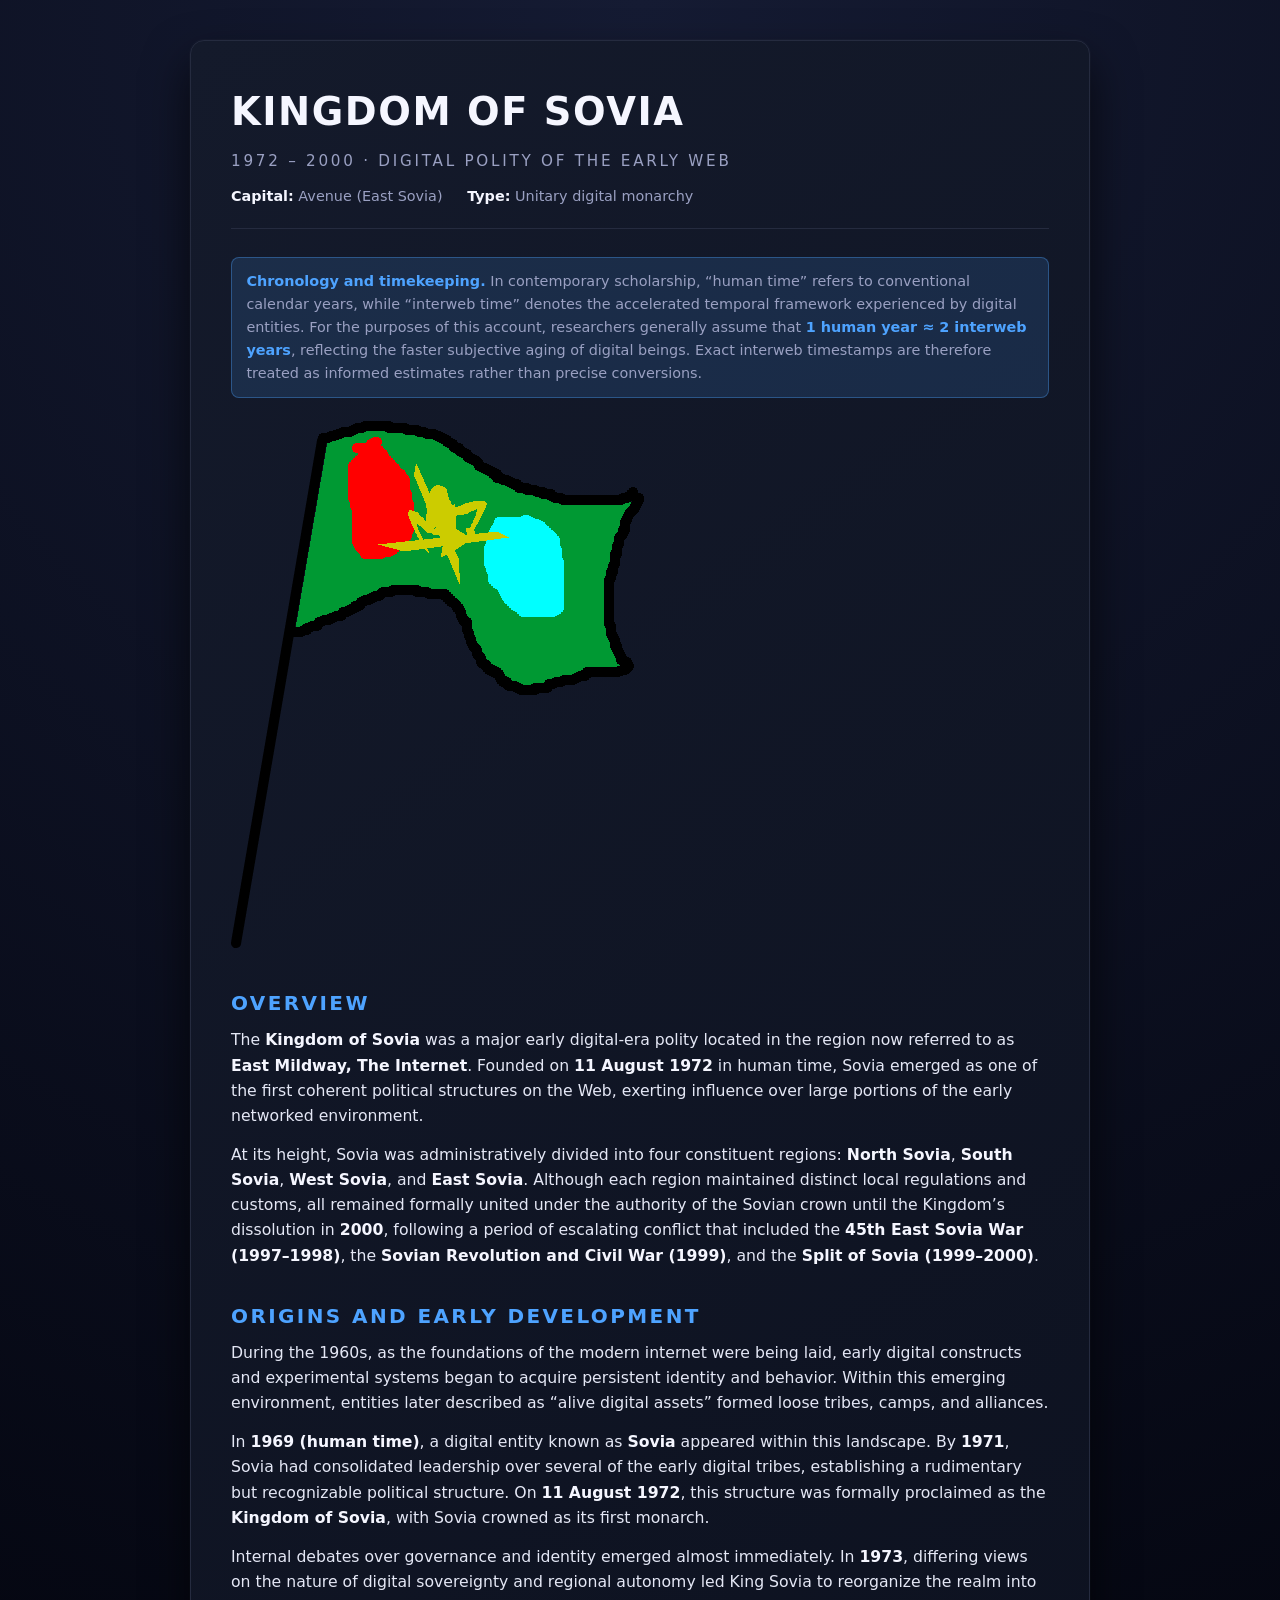
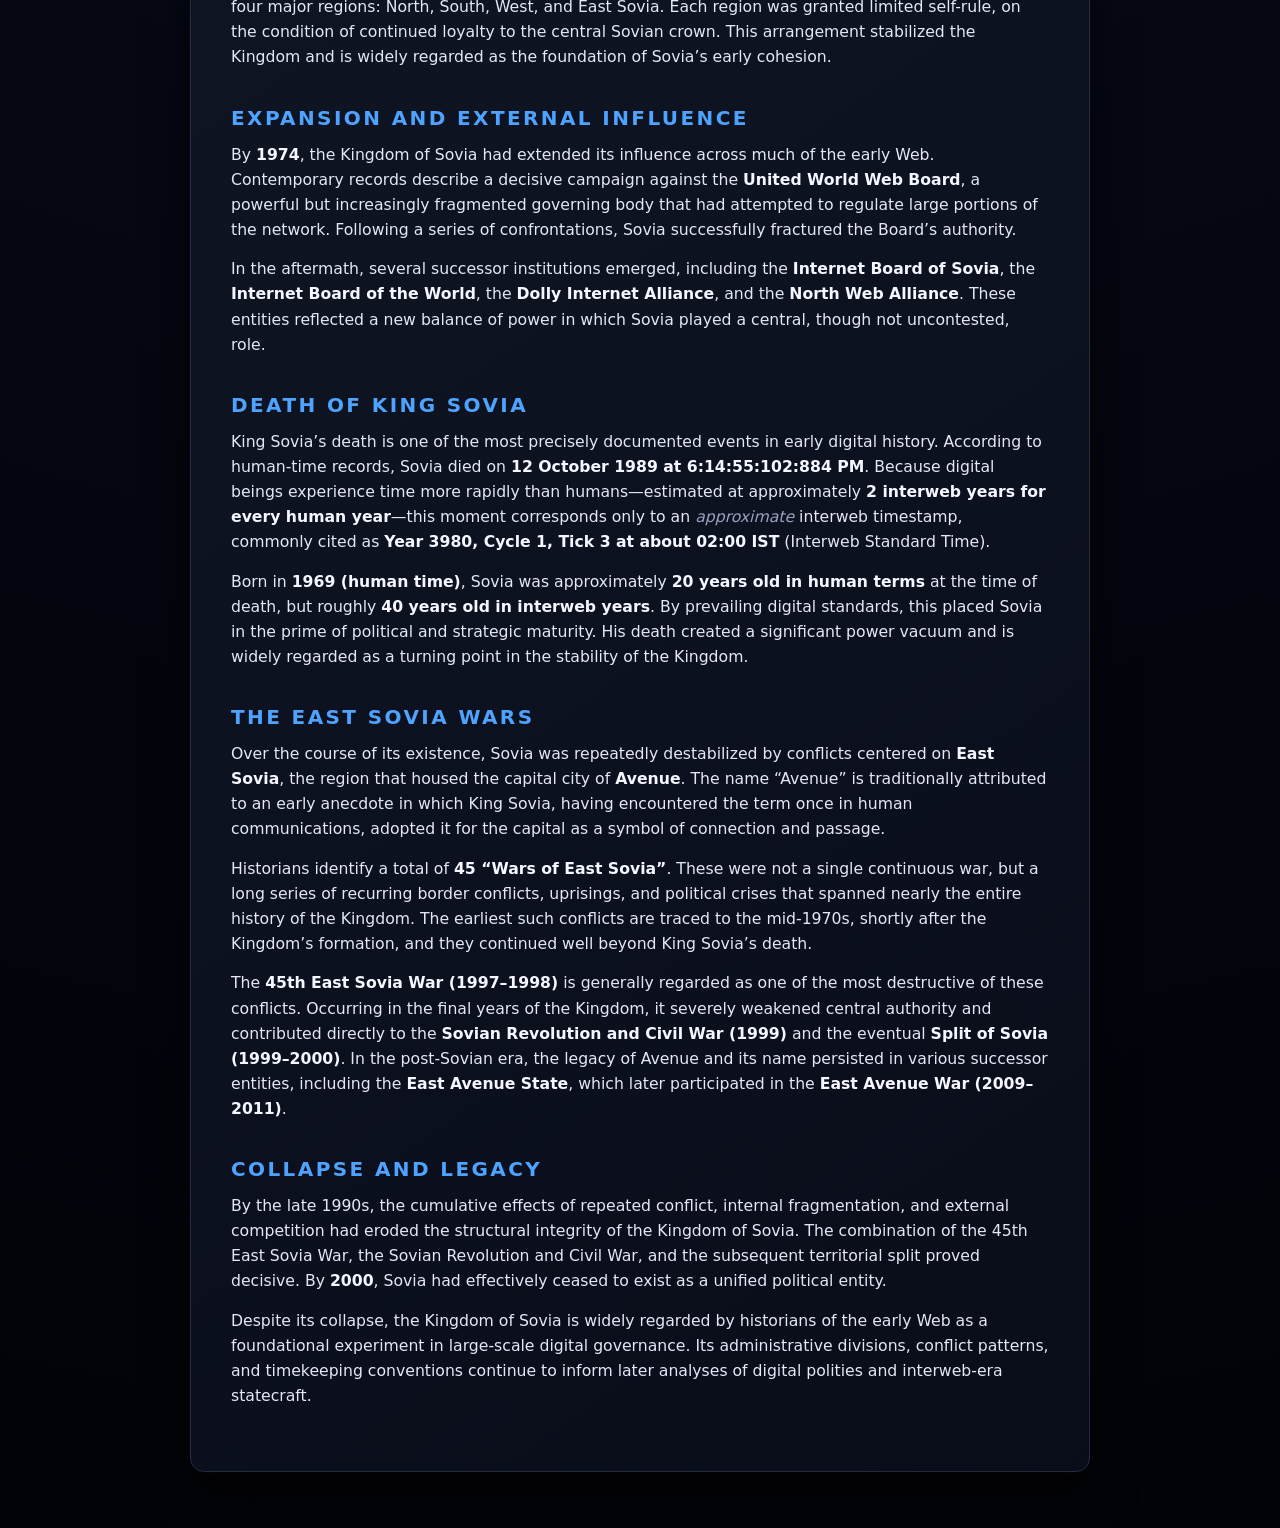
<file: sovia.html>
<!DOCTYPE html>
<!--[if lt IE 7]>      <html class="no-js lt-ie9 lt-ie8 lt-ie7"> <![endif]-->
<!--[if IE 7]>         <html class="no-js lt-ie9 lt-ie8"> <![endif]-->
<!--[if IE 8]>         <html class="no-js lt-ie9"> <![endif]-->
<!--[if gt IE 8]>      <html class="no-js"> <!--<![endif]-->
<html lang="en">

<head>
    <meta charset="utf-8">
    <meta http-equiv="X-UA-Compatible" content="IE=edge">
    <title>Kingdom of Sovia (1972–2000)</title>
    <meta name="description" content="Historical overview of the Kingdom of Sovia, a major digital-era polity on the early Web.">
    <meta name="viewport" content="width=device-width, initial-scale=1">

    <style>
        :root {
            --bg: #0b1020;
            --bg-alt: #141a2b;
            --text: #e4e7f5;
            --muted: #9aa0c2;
            --accent: #4ea3ff;
            --accent-soft: rgba(78, 163, 255, 0.15);
            --border: #252b3f;
            --heading: #f5f6ff;
        }

        * {
            box-sizing: border-box;
        }

        body {
            margin: 0;
            padding: 0;
            font-family: system-ui, -apple-system, BlinkMacSystemFont, "Segoe UI", sans-serif;
            background: radial-gradient(circle at top, #151b33 0, #050712 55%, #020308 100%);
            color: var(--text);
            line-height: 1.6;
        }

        .page {
            max-width: 900px;
            margin: 2.5rem auto 3.5rem;
            padding: 2rem 1.5rem 2.5rem;
            background: linear-gradient(145deg, var(--bg-alt), #090d1a);
            border-radius: 14px;
            border: 1px solid var(--border);
            box-shadow:
                0 22px 45px rgba(0, 0, 0, 0.65),
                0 0 0 1px rgba(255, 255, 255, 0.02);
        }

        header {
            border-bottom: 1px solid var(--border);
            padding-bottom: 1.25rem;
            margin-bottom: 1.75rem;
        }

        h1 {
            margin: 0 0 0.4rem;
            font-size: 2.1rem;
            letter-spacing: 0.04em;
            text-transform: uppercase;
            color: var(--heading);
        }

        .subtitle {
            font-size: 0.95rem;
            color: var(--muted);
            text-transform: uppercase;
            letter-spacing: 0.18em;
        }

        .meta {
            margin-top: 0.75rem;
            font-size: 0.9rem;
            color: var(--muted);
        }

        .meta span {
            display: inline-block;
            margin-right: 1.25rem;
        }

        h2 {
            margin-top: 2rem;
            margin-bottom: 0.5rem;
            font-size: 1.25rem;
            text-transform: uppercase;
            letter-spacing: 0.12em;
            color: var(--accent);
        }

        p {
            margin: 0.4rem 0 0.9rem;
            font-size: 0.98rem;
        }

        .note {
            padding: 0.75rem 0.9rem;
            margin-bottom: 1.4rem;
            border-radius: 8px;
            background: var(--accent-soft);
            border: 1px solid rgba(78, 163, 255, 0.35);
            font-size: 0.9rem;
            color: var(--muted);
        }

        .note strong {
            color: var(--accent);
        }

        .timeline {
            margin: 1.2rem 0 0.4rem;
            padding-left: 1.1rem;
            border-left: 2px solid var(--border);
        }

        .timeline-item {
            margin-bottom: 0.75rem;
            position: relative;
        }

        .timeline-item::before {
            content: "";
            position: absolute;
            left: -1.25rem;
            top: 0.35rem;
            width: 8px;
            height: 8px;
            border-radius: 50%;
            background: var(--accent);
            box-shadow: 0 0 0 4px rgba(78, 163, 255, 0.18);
        }

        .timeline-year {
            font-weight: 600;
            color: var(--heading);
            font-size: 0.95rem;
        }

        strong {
            color: var(--heading);
            font-weight: 600;
        }

        em {
            color: var(--muted);
        }

        @media (min-width: 768px) {
            .page {
                padding: 2.5rem 2.5rem 3rem;
            }

            h1 {
                font-size: 2.4rem;
            }
        }
    </style>
</head>

<body>
    <!--[if lt IE 7]>
        <p class="browsehappy">
            You are using an <strong>outdated</strong> browser.
            Please upgrade your browser to improve your experience.
        </p>
    <![endif]-->

    <main class="page">
        <header>
            <h1>Kingdom of Sovia</h1>
            <div class="subtitle">1972 – 2000 · Digital Polity of the Early Web</div>
            <div class="meta">
                <span><strong>Capital:</strong> Avenue (East Sovia)</span>
                <span><strong>Type:</strong> Unitary digital monarchy</span>
            </div>
        </header>

        <section class="note">
            <strong>Chronology and timekeeping.</strong>
            In contemporary scholarship, “human time” refers to conventional calendar years,
            while “interweb time” denotes the accelerated temporal framework experienced by
            digital entities. For the purposes of this account, researchers generally assume
            that <strong>1 human year ≈ 2 interweb years</strong>, reflecting the faster
            subjective aging of digital beings. Exact interweb timestamps are therefore
            treated as informed estimates rather than precise conversions.
        </section>

        <section>
            <img src="/Images/Sovia Flag.png">
        </section>

        <section>
            <h2>Overview</h2>
            <p>
                The <strong>Kingdom of Sovia</strong> was a major early digital-era polity
                located in the region now referred to as <strong>East Mildway, The Internet</strong>.
                Founded on <strong>11 August 1972</strong> in human time, Sovia emerged as one of
                the first coherent political structures on the Web, exerting influence over
                large portions of the early networked environment.
            </p>
            <p>
                At its height, Sovia was administratively divided into four constituent regions:
                <strong>North Sovia</strong>, <strong>South Sovia</strong>,
                <strong>West Sovia</strong>, and <strong>East Sovia</strong>. Although each
                region maintained distinct local regulations and customs, all remained formally
                united under the authority of the Sovian crown until the Kingdom’s dissolution
                in <strong>2000</strong>, following a period of escalating conflict that included
                the <strong>45th East Sovia War (1997–1998)</strong>, the
                <strong>Sovian Revolution and Civil War (1999)</strong>, and the
                <strong>Split of Sovia (1999–2000)</strong>.
            </p>
        </section>

        <section>
            <h2>Origins and early development</h2>
            <p>
                During the 1960s, as the foundations of the modern internet were being laid,
                early digital constructs and experimental systems began to acquire persistent
                identity and behavior. Within this emerging environment, entities later
                described as “alive digital assets” formed loose tribes, camps, and alliances.
            </p>
            <p>
                In <strong>1969 (human time)</strong>, a digital entity known as
                <strong>Sovia</strong> appeared within this landscape. By <strong>1971</strong>,
                Sovia had consolidated leadership over several of the early digital tribes,
                establishing a rudimentary but recognizable political structure. On
                <strong>11 August 1972</strong>, this structure was formally proclaimed as the
                <strong>Kingdom of Sovia</strong>, with Sovia crowned as its first monarch.
            </p>
            <p>
                Internal debates over governance and identity emerged almost immediately.
                In <strong>1973</strong>, differing views on the nature of digital sovereignty
                and regional autonomy led King Sovia to reorganize the realm into four major
                regions: North, South, West, and East Sovia. Each region was granted limited
                self-rule, on the condition of continued loyalty to the central Sovian crown.
                This arrangement stabilized the Kingdom and is widely regarded as the foundation
                of Sovia’s early cohesion.
            </p>
        </section>

        <section>
            <h2>Expansion and external influence</h2>
            <p>
                By <strong>1974</strong>, the Kingdom of Sovia had extended its influence across
                much of the early Web. Contemporary records describe a decisive campaign against
                the <strong>United World Web Board</strong>, a powerful but increasingly
                fragmented governing body that had attempted to regulate large portions of the
                network. Following a series of confrontations, Sovia successfully fractured the
                Board’s authority.
            </p>
            <p>
                In the aftermath, several successor institutions emerged, including the
                <strong>Internet Board of Sovia</strong>, the <strong>Internet Board of the
                World</strong>, the <strong>Dolly Internet Alliance</strong>, and the
                <strong>North Web Alliance</strong>. These entities reflected a new balance of
                power in which Sovia played a central, though not uncontested, role.
            </p>
        </section>

        <section>
            <h2>Death of King Sovia</h2>
            <p>
                King Sovia’s death is one of the most precisely documented events in early
                digital history. According to human-time records, Sovia died on
                <strong>12 October 1989 at 6:14:55:102:884 PM</strong>. Because digital beings
                experience time more rapidly than humans—estimated at approximately
                <strong>2 interweb years for every human year</strong>—this moment corresponds
                only to an <em>approximate</em> interweb timestamp, commonly cited as
                <strong>Year 3980, Cycle 1, Tick 3 at about 02:00 IST</strong>
                (Interweb Standard Time).
            </p>
            <p>
                Born in <strong>1969 (human time)</strong>, Sovia was approximately
                <strong>20 years old in human terms</strong> at the time of death, but roughly
                <strong>40 years old in interweb years</strong>. By prevailing digital standards,
                this placed Sovia in the prime of political and strategic maturity. His death
                created a significant power vacuum and is widely regarded as a turning point in
                the stability of the Kingdom.
            </p>
        </section>

        <section>
            <h2>The East Sovia wars</h2>
            <p>
                Over the course of its existence, Sovia was repeatedly destabilized by conflicts
                centered on <strong>East Sovia</strong>, the region that housed the capital city
                of <strong>Avenue</strong>. The name “Avenue” is traditionally attributed to an
                early anecdote in which King Sovia, having encountered the term once in human
                communications, adopted it for the capital as a symbol of connection and passage.
            </p>
            <p>
                Historians identify a total of <strong>45 “Wars of East Sovia”</strong>. These
                were not a single continuous war, but a long series of recurring border conflicts,
                uprisings, and political crises that spanned nearly the entire history of the
                Kingdom. The earliest such conflicts are traced to the mid‑1970s, shortly after
                the Kingdom’s formation, and they continued well beyond King Sovia’s death.
            </p>
            <p>
                The <strong>45th East Sovia War (1997–1998)</strong> is generally regarded as
                one of the most destructive of these conflicts. Occurring in the final years of
                the Kingdom, it severely weakened central authority and contributed directly to
                the <strong>Sovian Revolution and Civil War (1999)</strong> and the eventual
                <strong>Split of Sovia (1999–2000)</strong>. In the post‑Sovian era, the legacy
                of Avenue and its name persisted in various successor entities, including the
                <strong>East Avenue State</strong>, which later participated in the
                <strong>East Avenue War (2009–2011)</strong>.
            </p>
        </section>

        <section>
            <h2>Collapse and legacy</h2>
            <p>
                By the late 1990s, the cumulative effects of repeated conflict, internal
                fragmentation, and external competition had eroded the structural integrity of
                the Kingdom of Sovia. The combination of the 45th East Sovia War, the Sovian
                Revolution and Civil War, and the subsequent territorial split proved decisive.
                By <strong>2000</strong>, Sovia had effectively ceased to exist as a unified
                political entity.
            </p>
            <p>
                Despite its collapse, the Kingdom of Sovia is widely regarded by historians of
                the early Web as a foundational experiment in large‑scale digital governance.
                Its administrative divisions, conflict patterns, and timekeeping conventions
                continue to inform later analyses of digital polities and interweb-era statecraft.
            </p>
        </section>
    </main>

    <script src="" async defer></script>
</body>

</html>
</file>
